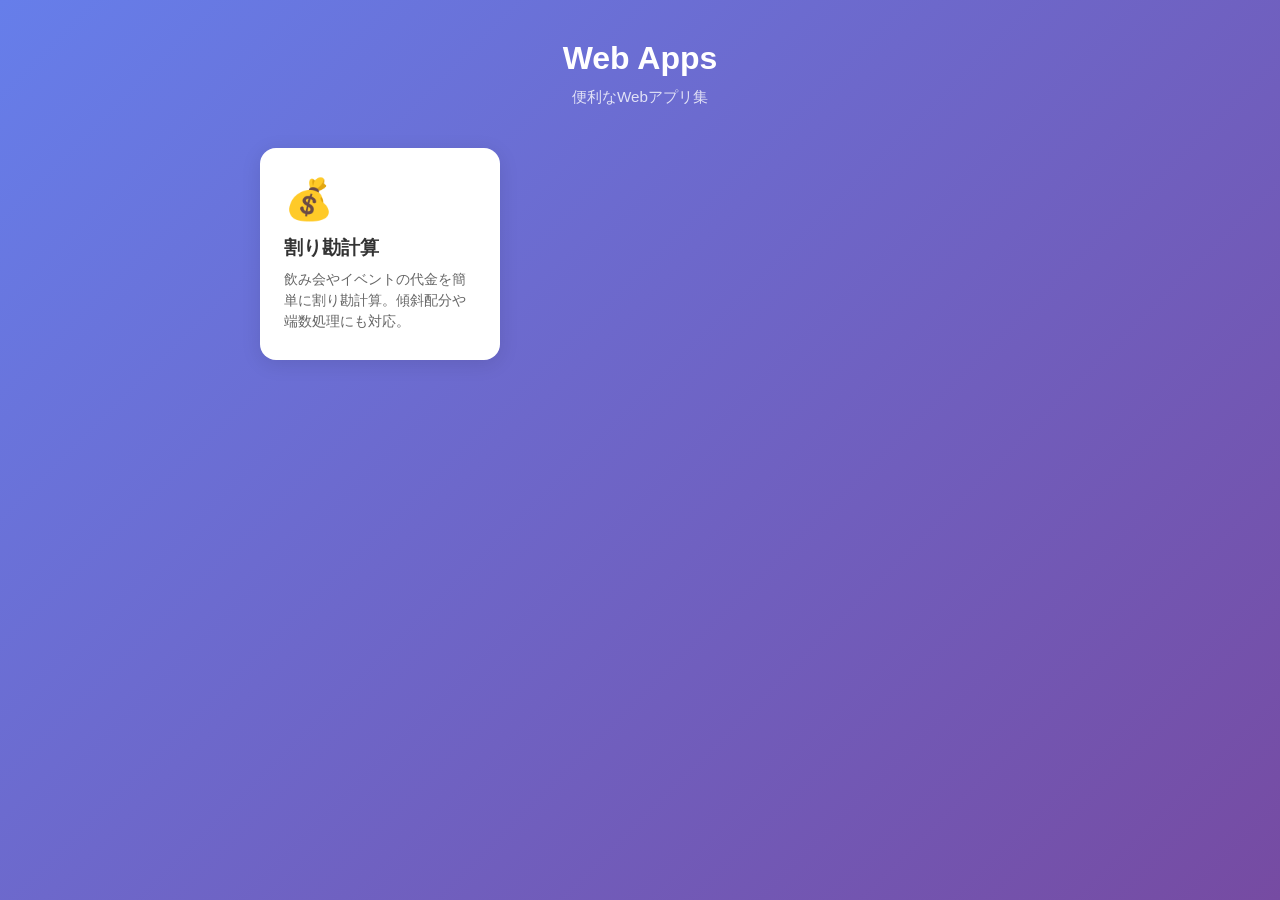
<file: index.html>
<!DOCTYPE html>
<html lang="ja">
<head>
  <meta charset="UTF-8">
  <meta name="viewport" content="width=device-width, initial-scale=1.0">
  <title>Web Apps</title>
  <style>
    *, *::before, *::after { box-sizing: border-box; margin: 0; padding: 0; }
    body {
      font-family: -apple-system, BlinkMacSystemFont, "Segoe UI", "Hiragino Sans", "Noto Sans JP", sans-serif;
      background: linear-gradient(135deg, #667eea 0%, #764ba2 100%);
      min-height: 100vh;
      color: #333;
    }
    .container {
      max-width: 800px;
      margin: 0 auto;
      padding: 40px 20px;
    }
    h1 {
      text-align: center;
      color: #fff;
      font-size: 2rem;
      margin-bottom: 10px;
    }
    .subtitle {
      text-align: center;
      color: rgba(255,255,255,0.8);
      margin-bottom: 40px;
      font-size: 0.95rem;
    }
    .app-grid {
      display: grid;
      grid-template-columns: repeat(auto-fill, minmax(240px, 1fr));
      gap: 20px;
    }
    .app-card {
      background: #fff;
      border-radius: 16px;
      padding: 28px 24px;
      text-decoration: none;
      color: #333;
      box-shadow: 0 4px 20px rgba(0,0,0,0.1);
      transition: transform 0.2s, box-shadow 0.2s;
    }
    .app-card:hover {
      transform: translateY(-4px);
      box-shadow: 0 8px 30px rgba(0,0,0,0.18);
    }
    .app-icon {
      font-size: 2.5rem;
      margin-bottom: 12px;
    }
    .app-card h2 {
      font-size: 1.2rem;
      margin-bottom: 8px;
    }
    .app-card p {
      font-size: 0.88rem;
      color: #666;
      line-height: 1.5;
    }
    @media (max-width: 480px) {
      .container { padding: 24px 16px; }
      h1 { font-size: 1.5rem; }
      .app-grid { grid-template-columns: 1fr; }
    }
  </style>
</head>
<body>
  <div class="container">
    <h1>Web Apps</h1>
    <p class="subtitle">便利なWebアプリ集</p>
    <div class="app-grid">
      <a href="apps/warikan/index.html" class="app-card">
        <div class="app-icon">💰</div>
        <h2>割り勘計算</h2>
        <p>飲み会やイベントの代金を簡単に割り勘計算。傾斜配分や端数処理にも対応。</p>
      </a>
      <!-- 今後アプリを追加する場合はここにカードを追加 -->
    </div>
  </div>
</body>
</html>
</file>
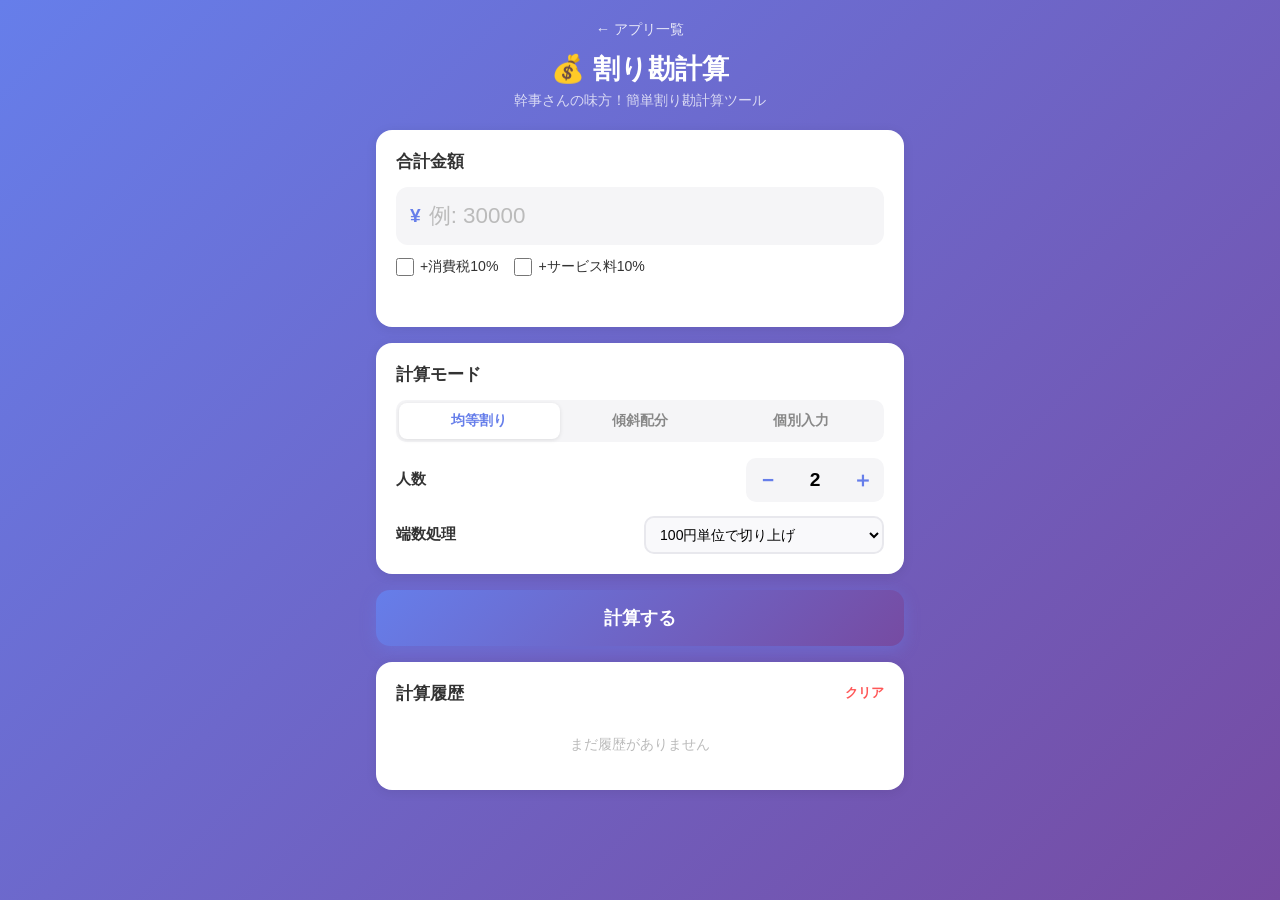
<file: apps/warikan/index.html>
<!DOCTYPE html>
<html lang="ja">
<head>
  <meta charset="UTF-8">
  <meta name="viewport" content="width=device-width, initial-scale=1.0">
  <title>割り勘計算</title>
  <link rel="stylesheet" href="style.css">
</head>
<body>
  <div class="container">
    <header>
      <a href="../../index.html" class="back-link">← アプリ一覧</a>
      <h1>💰 割り勘計算</h1>
      <p class="header-desc">幹事さんの味方！簡単割り勘計算ツール</p>
    </header>

    <!-- 合計金額 -->
    <section class="card">
      <h2>合計金額</h2>
      <div class="input-group">
        <span class="currency">¥</span>
        <input type="number" id="totalAmount" placeholder="例: 30000" min="0" inputmode="numeric">
      </div>
      <div class="tax-tip-row">
        <label class="checkbox-label">
          <input type="checkbox" id="includeTax">
          <span>+消費税10%</span>
        </label>
        <label class="checkbox-label">
          <input type="checkbox" id="includeService">
          <span>+サービス料10%</span>
        </label>
      </div>
      <div id="adjustedTotal" class="adjusted-total"></div>
    </section>

    <!-- 計算モード -->
    <section class="card">
      <h2>計算モード</h2>
      <div class="mode-tabs">
        <button class="mode-tab active" data-mode="equal">均等割り</button>
        <button class="mode-tab" data-mode="ratio">傾斜配分</button>
        <button class="mode-tab" data-mode="item">個別入力</button>
      </div>

      <!-- 均等割りモード -->
      <div id="mode-equal" class="mode-content active">
        <div class="people-control">
          <label>人数</label>
          <div class="stepper">
            <button class="stepper-btn" data-action="dec" data-target="equalPeople">−</button>
            <input type="number" id="equalPeople" value="2" min="1" max="100" inputmode="numeric">
            <button class="stepper-btn" data-action="inc" data-target="equalPeople">＋</button>
          </div>
        </div>
        <div class="rounding-options">
          <label>端数処理</label>
          <select id="roundingMode">
            <option value="ceil100">100円単位で切り上げ</option>
            <option value="ceil10">10円単位で切り上げ</option>
            <option value="floor100">100円単位で切り捨て</option>
            <option value="floor10">10円単位で切り捨て</option>
            <option value="round100">100円単位で四捨五入</option>
            <option value="round10">10円単位で四捨五入</option>
            <option value="exact">端数処理なし</option>
          </select>
        </div>
      </div>

      <!-- 傾斜配分モード -->
      <div id="mode-ratio" class="mode-content">
        <p class="mode-desc">役職や年齢に応じた傾斜配分ができます。</p>
        <div id="ratioMembers"></div>
        <button id="addRatioMember" class="btn-add">＋ メンバー追加</button>
        <div class="preset-buttons">
          <button class="btn-preset" data-preset="boss">上司多め</button>
          <button class="btn-preset" data-preset="senior">先輩後輩</button>
          <button class="btn-preset" data-preset="organizer">幹事割引</button>
        </div>
      </div>

      <!-- 個別入力モード -->
      <div id="mode-item" class="mode-content">
        <p class="mode-desc">各人が注文したものを個別に入力して計算。</p>
        <div id="itemMembers"></div>
        <button id="addItemMember" class="btn-add">＋ メンバー追加</button>
        <div id="sharedCostSection" class="shared-cost">
          <label>共通費用（シェア料理等）</label>
          <div class="input-group small">
            <span class="currency">¥</span>
            <input type="number" id="sharedCost" value="0" min="0" inputmode="numeric">
          </div>
        </div>
      </div>
    </section>

    <!-- 計算ボタン -->
    <button id="calcBtn" class="btn-calc">計算する</button>

    <!-- 結果 -->
    <section id="resultSection" class="card result-card" style="display:none;">
      <h2>計算結果</h2>
      <div id="resultContent"></div>
      <div id="resultSummary" class="result-summary"></div>
      <div class="result-actions">
        <button id="copyBtn" class="btn-action">📋 結果をコピー</button>
        <button id="resetBtn" class="btn-action btn-reset">🔄 リセット</button>
      </div>
    </section>

    <!-- 履歴 -->
    <section class="card">
      <h2>計算履歴 <button id="clearHistory" class="btn-clear-history">クリア</button></h2>
      <div id="historyList" class="history-list">
        <p class="empty-history">まだ履歴がありません</p>
      </div>
    </section>
  </div>

  <div id="toast" class="toast"></div>

  <script src="app.js"></script>
</body>
</html>
</file>
<file: apps/warikan/style.css>
*, *::before, *::after {
  box-sizing: border-box;
  margin: 0;
  padding: 0;
}

body {
  font-family: -apple-system, BlinkMacSystemFont, "Segoe UI", "Hiragino Sans", "Noto Sans JP", sans-serif;
  background: linear-gradient(135deg, #667eea 0%, #764ba2 100%);
  min-height: 100vh;
  color: #333;
  -webkit-text-size-adjust: 100%;
}

.container {
  max-width: 560px;
  margin: 0 auto;
  padding: 20px 16px 40px;
}

/* ヘッダー */
header {
  text-align: center;
  margin-bottom: 20px;
}
.back-link {
  display: inline-block;
  color: rgba(255,255,255,0.85);
  text-decoration: none;
  font-size: 0.9rem;
  margin-bottom: 12px;
  transition: color 0.2s;
}
.back-link:hover { color: #fff; }
h1 {
  color: #fff;
  font-size: 1.7rem;
  margin-bottom: 4px;
}
.header-desc {
  color: rgba(255,255,255,0.75);
  font-size: 0.88rem;
}

/* カード */
.card {
  background: #fff;
  border-radius: 16px;
  padding: 20px;
  margin-bottom: 16px;
  box-shadow: 0 2px 12px rgba(0,0,0,0.08);
}
.card h2 {
  font-size: 1.05rem;
  margin-bottom: 14px;
  display: flex;
  align-items: center;
  gap: 8px;
}

/* 入力 */
.input-group {
  display: flex;
  align-items: center;
  background: #f5f5f7;
  border-radius: 12px;
  padding: 4px 12px;
  border: 2px solid transparent;
  transition: border-color 0.2s;
}
.input-group:focus-within {
  border-color: #667eea;
  background: #fff;
}
.input-group.small {
  max-width: 200px;
}
.currency {
  font-size: 1.2rem;
  font-weight: 600;
  color: #667eea;
  margin-right: 4px;
}
.input-group input {
  flex: 1;
  border: none;
  background: transparent;
  font-size: 1.4rem;
  font-weight: 600;
  padding: 10px 4px;
  outline: none;
  width: 100%;
  min-width: 0;
}
.input-group input::placeholder {
  color: #bbb;
  font-weight: 400;
}

/* 税・サービス料 */
.tax-tip-row {
  display: flex;
  gap: 16px;
  margin-top: 12px;
  flex-wrap: wrap;
}
.checkbox-label {
  display: flex;
  align-items: center;
  gap: 6px;
  font-size: 0.88rem;
  cursor: pointer;
  user-select: none;
}
.checkbox-label input[type="checkbox"] {
  width: 18px;
  height: 18px;
  accent-color: #667eea;
  cursor: pointer;
}
.adjusted-total {
  margin-top: 10px;
  font-size: 0.92rem;
  color: #667eea;
  font-weight: 600;
  min-height: 1.4em;
}

/* モードタブ */
.mode-tabs {
  display: flex;
  background: #f5f5f7;
  border-radius: 10px;
  padding: 3px;
  margin-bottom: 16px;
}
.mode-tab {
  flex: 1;
  border: none;
  background: transparent;
  padding: 9px 4px;
  font-size: 0.85rem;
  font-weight: 600;
  color: #888;
  border-radius: 8px;
  cursor: pointer;
  transition: all 0.2s;
}
.mode-tab.active {
  background: #fff;
  color: #667eea;
  box-shadow: 0 1px 4px rgba(0,0,0,0.1);
}
.mode-content {
  display: none;
}
.mode-content.active {
  display: block;
}
.mode-desc {
  font-size: 0.85rem;
  color: #888;
  margin-bottom: 14px;
}

/* ステッパー */
.people-control {
  display: flex;
  align-items: center;
  justify-content: space-between;
  margin-bottom: 14px;
}
.people-control label {
  font-weight: 600;
  font-size: 0.95rem;
}
.stepper {
  display: flex;
  align-items: center;
  gap: 0;
  background: #f5f5f7;
  border-radius: 10px;
  overflow: hidden;
}
.stepper-btn {
  width: 44px;
  height: 44px;
  border: none;
  background: transparent;
  font-size: 1.3rem;
  cursor: pointer;
  color: #667eea;
  font-weight: 700;
  transition: background 0.15s;
}
.stepper-btn:hover { background: #e8e8ed; }
.stepper-btn:active { background: #ddd; }
.stepper input {
  width: 50px;
  text-align: center;
  border: none;
  background: transparent;
  font-size: 1.2rem;
  font-weight: 700;
  outline: none;
}

/* セレクト */
.rounding-options {
  display: flex;
  align-items: center;
  justify-content: space-between;
  gap: 10px;
}
.rounding-options label {
  font-weight: 600;
  font-size: 0.95rem;
  white-space: nowrap;
}
.rounding-options select {
  flex: 1;
  padding: 8px 10px;
  border: 2px solid #e8e8ed;
  border-radius: 10px;
  font-size: 0.88rem;
  background: #f9f9fb;
  outline: none;
  max-width: 240px;
  cursor: pointer;
}
.rounding-options select:focus {
  border-color: #667eea;
}

/* 傾斜配分メンバー */
.ratio-member, .item-member {
  background: #f9f9fb;
  border-radius: 12px;
  padding: 12px;
  margin-bottom: 10px;
  position: relative;
}
.member-row {
  display: flex;
  gap: 8px;
  align-items: center;
  flex-wrap: wrap;
}
.member-row input[type="text"] {
  flex: 1;
  min-width: 80px;
  padding: 8px 10px;
  border: 2px solid #e8e8ed;
  border-radius: 8px;
  font-size: 0.9rem;
  outline: none;
  background: #fff;
}
.member-row input[type="text"]:focus {
  border-color: #667eea;
}
.member-row input[type="number"] {
  width: 70px;
  padding: 8px 8px;
  border: 2px solid #e8e8ed;
  border-radius: 8px;
  font-size: 0.9rem;
  outline: none;
  text-align: center;
  background: #fff;
}
.member-row input[type="number"]:focus {
  border-color: #667eea;
}
.member-row .ratio-label, .member-row .amount-label {
  font-size: 0.8rem;
  color: #888;
  white-space: nowrap;
}
.btn-remove {
  position: absolute;
  top: 8px;
  right: 8px;
  width: 26px;
  height: 26px;
  border: none;
  background: #ff5757;
  color: #fff;
  border-radius: 50%;
  font-size: 0.85rem;
  cursor: pointer;
  display: flex;
  align-items: center;
  justify-content: center;
  line-height: 1;
  opacity: 0.8;
  transition: opacity 0.2s;
}
.btn-remove:hover { opacity: 1; }

/* 個別入力のアイテム */
.item-entries {
  margin-top: 8px;
  padding-left: 4px;
}
.item-entry {
  display: flex;
  gap: 6px;
  align-items: center;
  margin-bottom: 6px;
}
.item-entry input[type="text"] {
  flex: 1;
  min-width: 60px;
  padding: 6px 8px;
  border: 1px solid #ddd;
  border-radius: 6px;
  font-size: 0.85rem;
  outline: none;
}
.item-entry input[type="number"] {
  width: 80px;
  padding: 6px 8px;
  border: 1px solid #ddd;
  border-radius: 6px;
  font-size: 0.85rem;
  outline: none;
  text-align: right;
}
.item-entry input:focus {
  border-color: #667eea;
}
.btn-remove-item {
  width: 24px;
  height: 24px;
  border: none;
  background: #eee;
  border-radius: 50%;
  font-size: 0.75rem;
  cursor: pointer;
  color: #999;
  transition: all 0.15s;
}
.btn-remove-item:hover { background: #ff5757; color: #fff; }
.btn-add-item {
  border: none;
  background: none;
  color: #667eea;
  font-size: 0.85rem;
  cursor: pointer;
  padding: 4px 0;
  font-weight: 600;
}

/* 追加ボタン */
.btn-add {
  display: block;
  width: 100%;
  padding: 12px;
  border: 2px dashed #d0d0d5;
  background: transparent;
  border-radius: 12px;
  font-size: 0.9rem;
  color: #667eea;
  font-weight: 600;
  cursor: pointer;
  transition: all 0.2s;
  margin-top: 4px;
}
.btn-add:hover {
  border-color: #667eea;
  background: rgba(102,126,234,0.04);
}

/* プリセットボタン */
.preset-buttons {
  display: flex;
  gap: 8px;
  margin-top: 12px;
  flex-wrap: wrap;
}
.btn-preset {
  padding: 7px 14px;
  border: 1.5px solid #667eea;
  background: transparent;
  border-radius: 20px;
  font-size: 0.8rem;
  color: #667eea;
  cursor: pointer;
  font-weight: 600;
  transition: all 0.2s;
}
.btn-preset:hover {
  background: #667eea;
  color: #fff;
}

/* 共通費用 */
.shared-cost {
  margin-top: 14px;
  padding-top: 14px;
  border-top: 1px solid #eee;
}
.shared-cost label {
  display: block;
  font-weight: 600;
  font-size: 0.9rem;
  margin-bottom: 8px;
}

/* 計算ボタン */
.btn-calc {
  display: block;
  width: 100%;
  padding: 16px;
  background: linear-gradient(135deg, #667eea, #764ba2);
  color: #fff;
  border: none;
  border-radius: 14px;
  font-size: 1.1rem;
  font-weight: 700;
  cursor: pointer;
  margin-bottom: 16px;
  box-shadow: 0 4px 15px rgba(102,126,234,0.4);
  transition: transform 0.15s, box-shadow 0.15s;
}
.btn-calc:hover {
  transform: translateY(-1px);
  box-shadow: 0 6px 20px rgba(102,126,234,0.5);
}
.btn-calc:active {
  transform: translateY(0);
}

/* 結果カード */
.result-card {
  background: linear-gradient(135deg, #f8f9ff, #f0f0ff);
  border: 2px solid #667eea;
}
.result-card h2 {
  color: #667eea;
}

/* 結果テーブル */
.result-table {
  width: 100%;
  border-collapse: collapse;
  margin-bottom: 12px;
}
.result-table th, .result-table td {
  padding: 10px 8px;
  text-align: left;
  border-bottom: 1px solid #e0e0f0;
  font-size: 0.9rem;
}
.result-table th {
  font-weight: 600;
  color: #667eea;
  font-size: 0.82rem;
}
.result-table td:last-child {
  text-align: right;
  font-weight: 700;
  font-size: 1rem;
}
.result-table tr:last-child td {
  border-bottom: none;
}

.result-summary {
  background: rgba(102,126,234,0.08);
  border-radius: 10px;
  padding: 12px;
  margin: 12px 0;
  font-size: 0.88rem;
  line-height: 1.6;
}
.result-summary .big {
  font-size: 1.3rem;
  font-weight: 700;
  color: #667eea;
}

/* 結果アクション */
.result-actions {
  display: flex;
  gap: 10px;
  margin-top: 12px;
}
.btn-action {
  flex: 1;
  padding: 10px 12px;
  border: 2px solid #667eea;
  background: #fff;
  border-radius: 10px;
  font-size: 0.88rem;
  font-weight: 600;
  color: #667eea;
  cursor: pointer;
  transition: all 0.2s;
}
.btn-action:hover {
  background: #667eea;
  color: #fff;
}
.btn-reset {
  border-color: #ff5757;
  color: #ff5757;
}
.btn-reset:hover {
  background: #ff5757;
  color: #fff;
}

/* 履歴 */
.btn-clear-history {
  border: none;
  background: none;
  color: #ff5757;
  font-size: 0.8rem;
  cursor: pointer;
  font-weight: 600;
  margin-left: auto;
}
.history-list {
  max-height: 300px;
  overflow-y: auto;
}
.empty-history {
  text-align: center;
  color: #bbb;
  font-size: 0.88rem;
  padding: 16px 0;
}
.history-item {
  background: #f9f9fb;
  border-radius: 10px;
  padding: 12px;
  margin-bottom: 8px;
  cursor: pointer;
  transition: background 0.15s;
}
.history-item:hover { background: #f0f0f8; }
.history-date {
  font-size: 0.75rem;
  color: #aaa;
  margin-bottom: 4px;
}
.history-title {
  font-weight: 600;
  font-size: 0.9rem;
  margin-bottom: 2px;
}
.history-detail {
  font-size: 0.82rem;
  color: #888;
}

/* トースト */
.toast {
  position: fixed;
  bottom: 30px;
  left: 50%;
  transform: translateX(-50%) translateY(80px);
  background: #333;
  color: #fff;
  padding: 12px 24px;
  border-radius: 10px;
  font-size: 0.9rem;
  font-weight: 600;
  opacity: 0;
  transition: all 0.3s;
  pointer-events: none;
  z-index: 1000;
}
.toast.show {
  opacity: 1;
  transform: translateX(-50%) translateY(0);
}

/* レスポンシブ */
@media (max-width: 480px) {
  h1 { font-size: 1.4rem; }
  .mode-tab { font-size: 0.78rem; padding: 8px 2px; }
  .people-control { flex-direction: column; align-items: flex-start; gap: 8px; }
  .rounding-options { flex-direction: column; align-items: flex-start; gap: 6px; }
  .rounding-options select { max-width: none; width: 100%; }
  .result-actions { flex-direction: column; }
  .input-group input { font-size: 1.2rem; }
}

/* 数字入力のスピンボタン非表示 */
input[type="number"]::-webkit-outer-spin-button,
input[type="number"]::-webkit-inner-spin-button {
  -webkit-appearance: none;
  margin: 0;
}
input[type="number"] {
  -moz-appearance: textfield;
  appearance: textfield;
}
</file>
